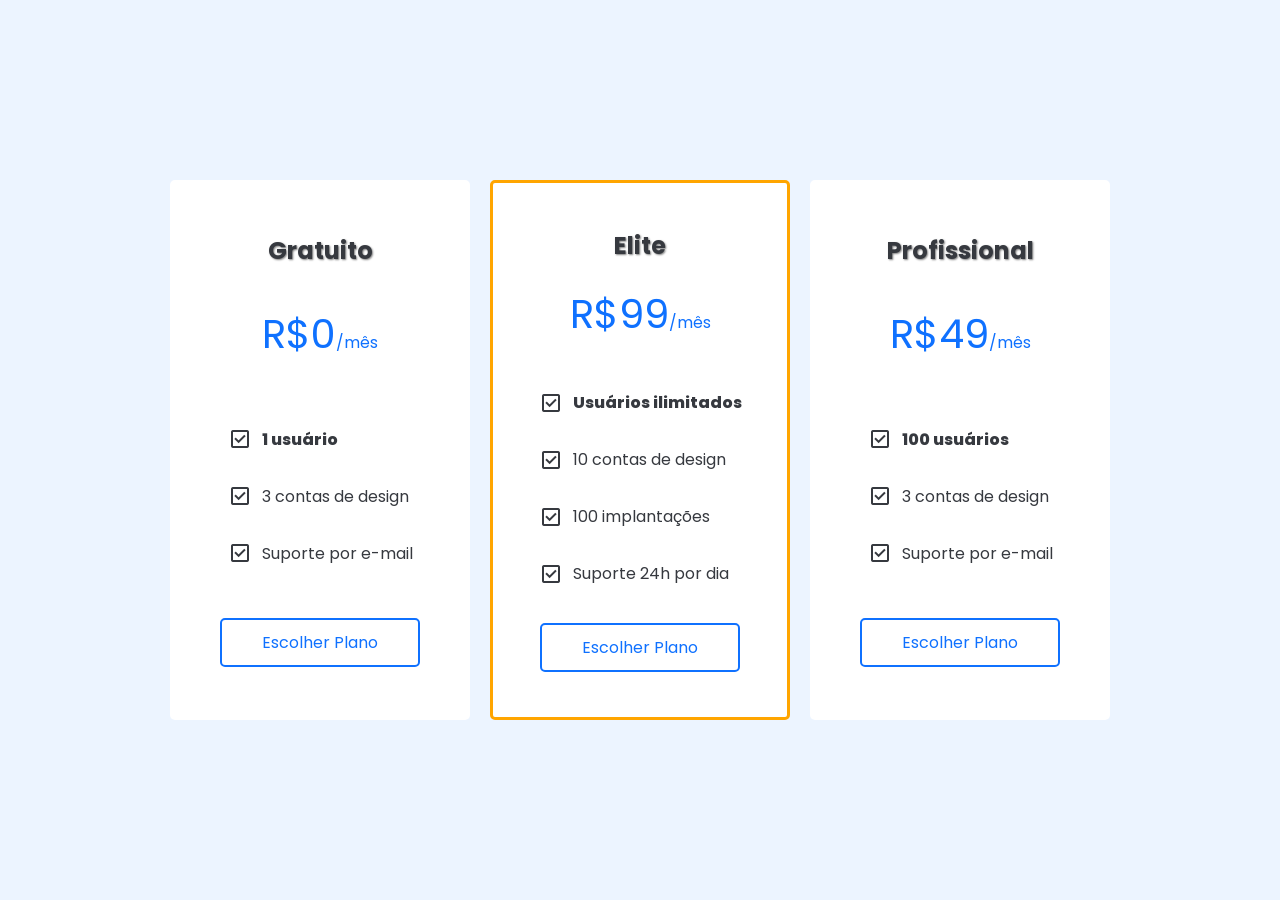
<file: cards/index.html>
<!DOCTYPE html>
<html lang="pt-br">
  <head>
    <meta charset="UTF-8" />
    <meta name="viewport" content="width=device-width, initial-scale=1.0" />
    <title>Escolha seu plano</title>
    <link rel="stylesheet" href="./style.css" />
    <link rel="preconnect" href="https://fonts.googleapis.com" />
    <link rel="preconnect" href="https://fonts.gstatic.com" crossorigin />
    <link
      href="https://fonts.googleapis.com/css2?family=Poppins:ital,wght@0,100;0,200;0,300;0,400;0,500;0,600;0,700;0,800;0,900;1,100;1,200;1,300;1,400;1,500;1,600;1,700;1,800;1,900&display=swap"
      rel="stylesheet"
    />
    <link
      rel="stylesheet"
      href="https://fonts.googleapis.com/css2?family=Material+Symbols+Outlined:opsz,wght,FILL,GRAD@24,400,0,0&icon_names=check_box"
    />
  </head>
  <body>
    <article class="card">
      <h2>Gratuito</h2>
      <var><abbr title="Real Brasileiro">R$</abbr>0<small>/mês</small></var>
      <ul>
        <li>
            <i class="material-symbols-outlined"> check_box </i>
            <p>1 usuário</p>
        </li>
        <li>
            <i class="material-symbols-outlined"> check_box </i>
            <p>3 contas de design</p>
        </li>
        <li>
            <i class="material-symbols-outlined"> check_box </i>
            <p>Suporte por e-mail</p>
        </li>
      </ul>
      <button>Escolher Plano</button>
    </article>
    <article class="card alert">
      <h2>Elite</h2>
      <var><abbr title="Real Brasileiro">R$</abbr>99<small>/mês</small></var>
      <ul>
        <li>
            <i class="material-symbols-outlined"> check_box </i>
            <p>Usuários ilimitados</p>
        </li>
        <li>
            <i class="material-symbols-outlined"> check_box </i>
            <p>10 contas de design</p>
        </li>
        <li>
            <i class="material-symbols-outlined"> check_box </i>
            <p>100 implantações</p>
        </li>
        <li>
            <i class="material-symbols-outlined"> check_box </i>
            <p>Suporte 24h por dia</p>
        </li>
      </ul>
      <button>Escolher Plano</button>
    </article>
    <article class="card">
      <h2>Profissional</h2>
      <var><abbr title="Real Brasileiro">R$</abbr>49<small>/mês</small></var>
      <ul>
        <li>
            <i class="material-symbols-outlined"> check_box </i>
            <p>100 usuários</p>
        </li>
        <li>
            <i class="material-symbols-outlined"> check_box </i>
            <p>3 contas de design</p>
        </li>
        <li>
            <i class="material-symbols-outlined"> check_box </i>
            <p>Suporte por e-mail</p>
        </li>
      </ul>
      <button>Escolher Plano</button>
    </article>
  </body>
</html>
</file>
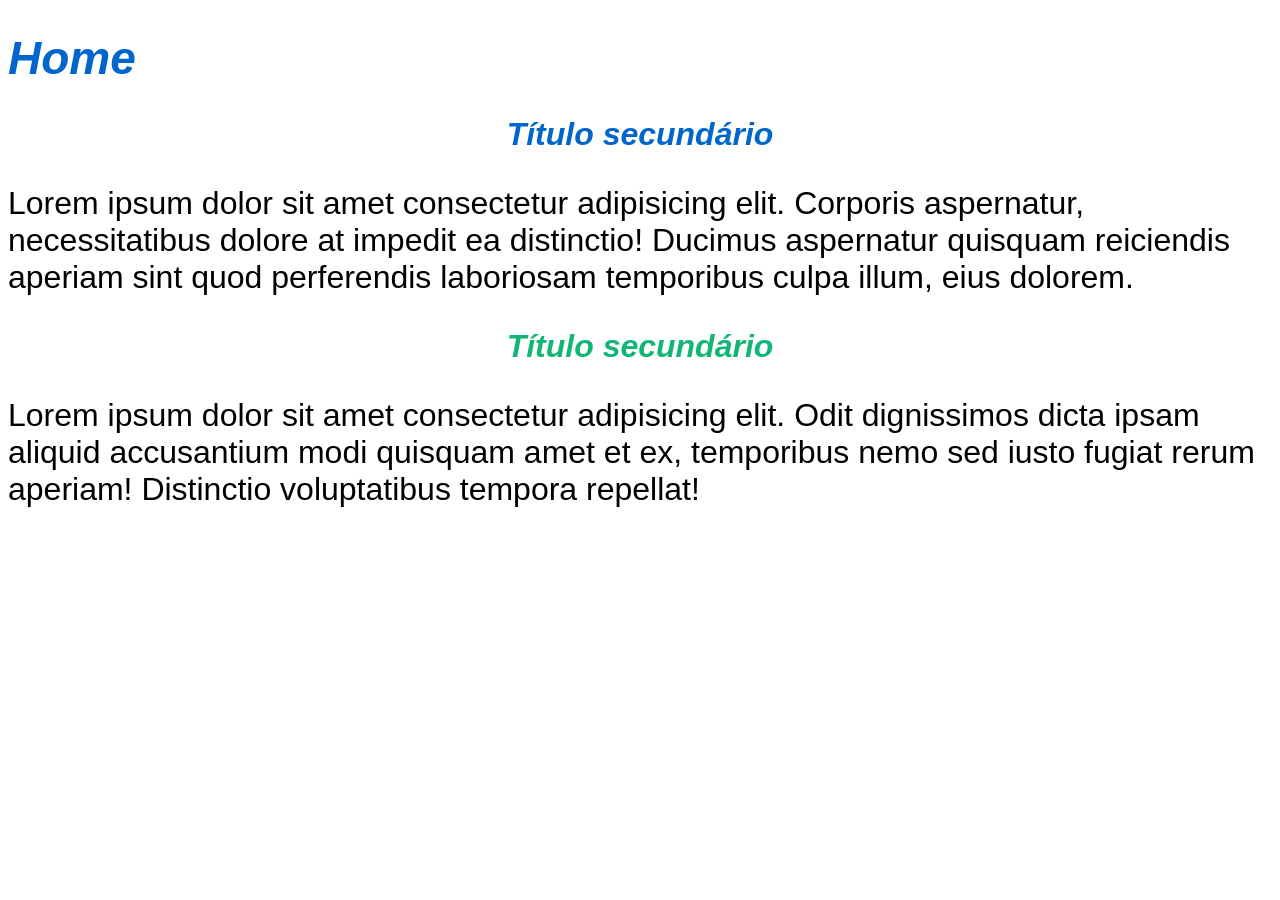
<file: html-basico/index.html>
<!DOCTYPE html>
<html lang="pt-br">
  <head>
    <meta charset="UTF-8" />
    <meta name="viewport" content="width=device-width, initial-scale=1.0" />
    <link rel="stylesheet" href="css/style.css" />
    <title>Home</title>
  </head>
  <body>
    <h1 class="titulo-principal fonte-titulos">Home</h1>

    <h2 class="primeiro-titulo-secundario titulo-secundario">
      Título secundário
    </h2>

    <section>
      <p>
        Lorem ipsum dolor sit amet consectetur adipisicing elit. Corporis
        aspernatur, necessitatibus dolore at impedit ea distinctio! Ducimus
        aspernatur quisquam reiciendis aperiam sint quod perferendis laboriosam
        temporibus culpa illum, eius dolorem.
      </p>
    </section>

    <h2 class="segundo-titulo-secundario titulo-secundario">
      Título secundário
    </h2>

    <section>
      <p>
        Lorem ipsum dolor sit amet consectetur adipisicing elit. Odit
        dignissimos dicta ipsam aliquid accusantium modi quisquam amet et ex,
        temporibus nemo sed iusto fugiat rerum aperiam! Distinctio voluptatibus
        tempora repellat!
      </p>
    </section>
  </body>
</html>
</file>
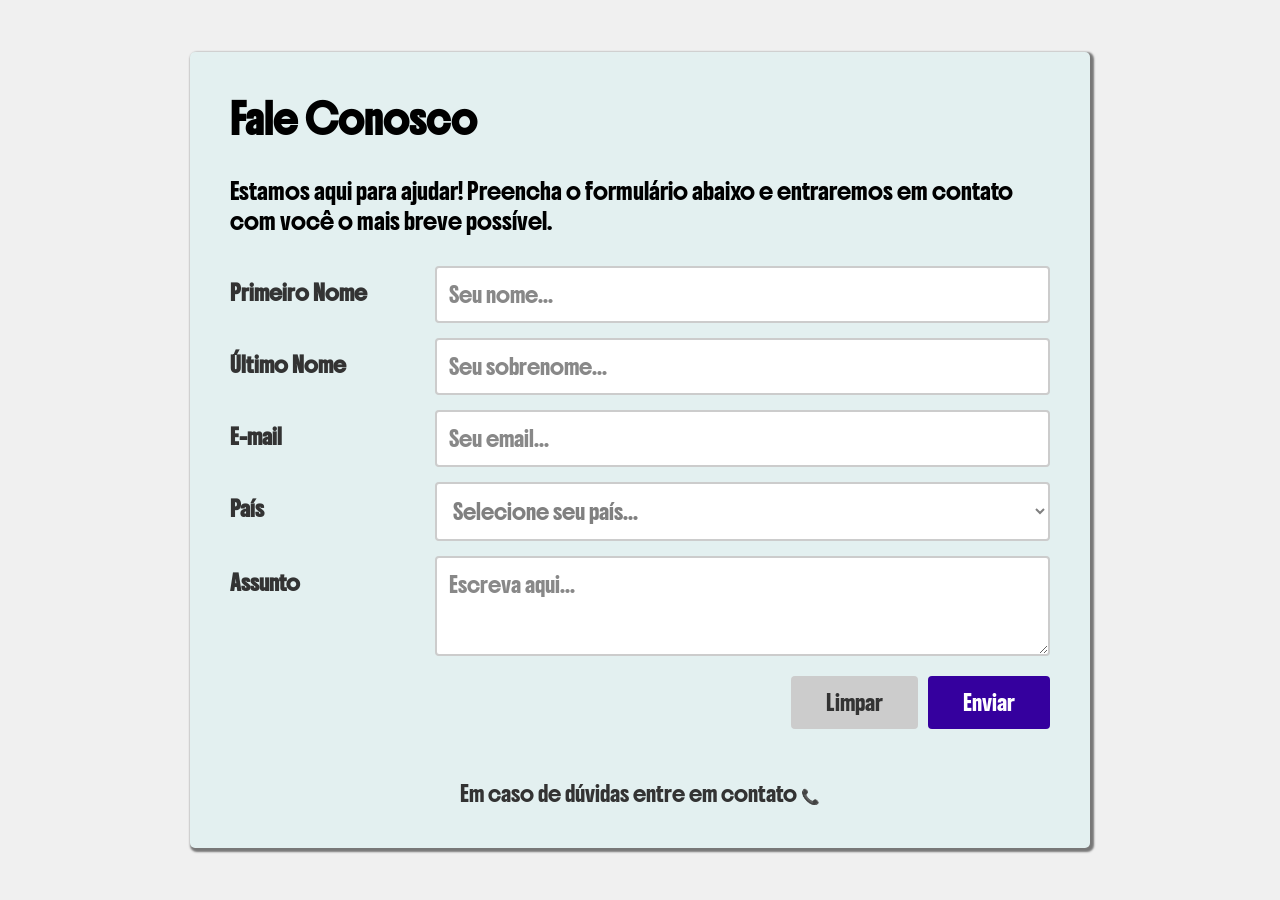
<file: forms/form-fale-conosco-flex.html>
<!DOCTYPE html>
<html lang="pt-BR">
  <head>
    <meta charset="UTF-8" />
    <meta name="viewport" content="width=device-width, initial-scale=1.0" />
    <link rel="preconnect" href="https://fonts.googleapis.com" />
    <link rel="preconnect" href="https://fonts.gstatic.com" crossorigin />
    <link
      href="https://fonts.googleapis.com/css2?family=Boldonse&display=swap"
      rel="stylesheet"
    />
    <link rel="stylesheet" href="css/fale-conosco.css">
    <title>Fale Conosco</title>
  </head>
  <body>
    <main class="container">
      <header>
        <h1>Fale Conosco</h1>
        <p>
          Estamos aqui para ajudar! Preencha o formulário abaixo e entraremos em
          contato com você o mais breve possível.
        </p>
      </header>
      <form action="./send-message.html" method="get">
        <div class="form-group">
          <label for="name">Primeiro Nome</label>
          <input
            type="text"
            id="name"
            name="name"
            placeholder="Seu nome..."
            required
            maxlength="40"
            minlength="2"
          />
        </div>
        <div class="form-group">
          <label for="last_name">Último Nome</label>
          <input
            type="text"
            id="last_name"
            name="last_name"
            placeholder="Seu sobrenome..."
            required
            maxlength="60"
            minlength="2"
          />
        </div>
        <div class="form-group">
          <label for="email">E-mail</label>
          <input
            type="email"
            name="email"
            id="email"
            placeholder="Seu email..."
            required
            maxlength="30"
          />
        </div>
        <div class="form-group">
          <label for="pais">País</label>
          <select name="pais" id="pais" required>
            <option value="" disabled selected>Selecione seu país...</option>
            <option value="brasil">Brasil</option>
            <option value="portugal">Portugal</option>
            <option value="angola">Angola</option>
            <option value="moçambique">Moçambique</option>
          </select>
        </div>
        <div class="form-group">
          <label for="message">Assunto</label>
          <textarea
            name="message"
            id="message"
            placeholder="Escreva aqui..."
            required
            maxlength="500"
          ></textarea>
        </div>
        <div class="btn-container">
          <input type="reset" value="Limpar" />
          <input type="submit" value="Enviar" />
        </div>
      </form>
      <footer class="footer-contact">
        <p>Em caso de dúvidas entre em contato 📞</p>
      </footer>
    </main>
  </body>
</html>
</file>
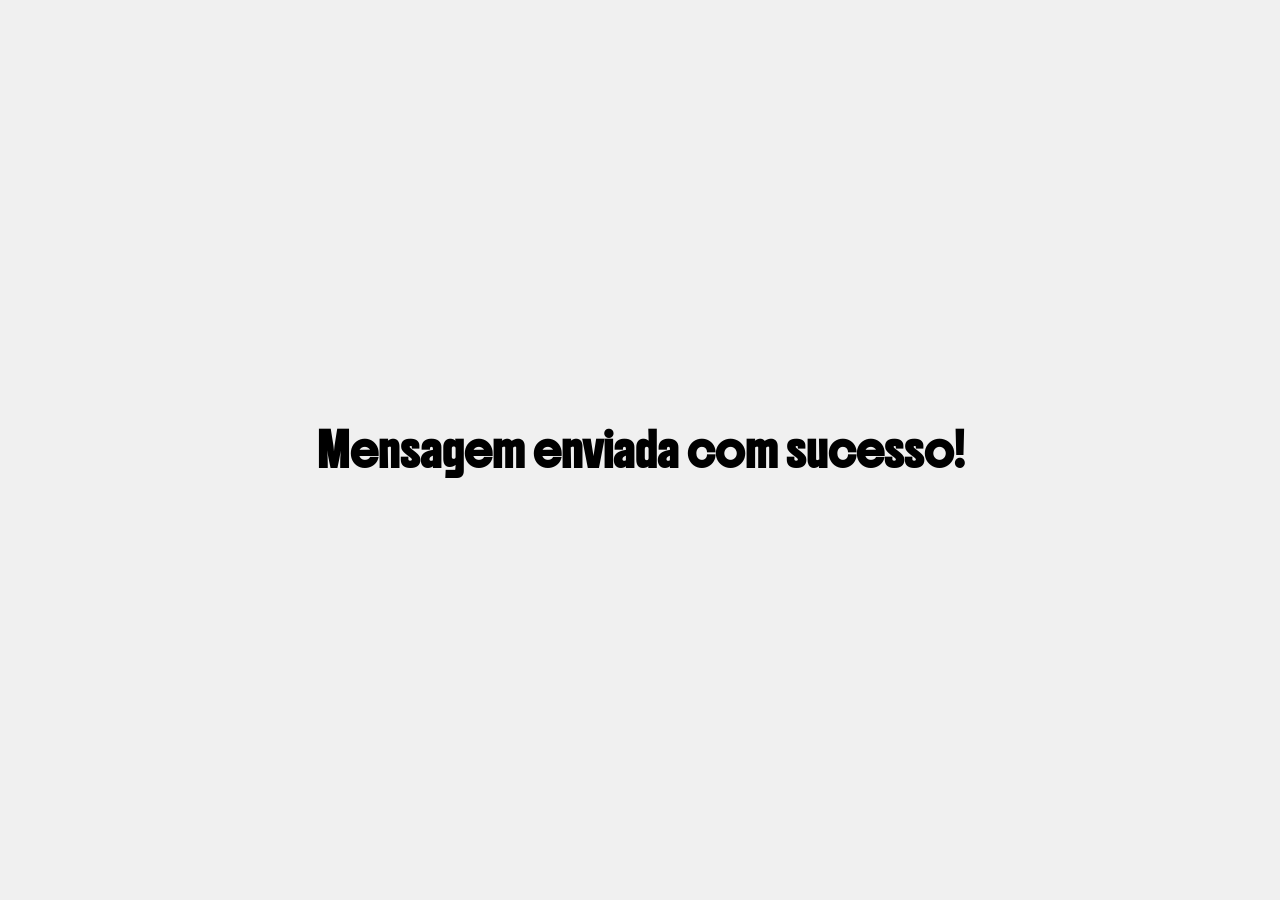
<file: forms/send-message.html>
<!DOCTYPE html>
<html lang="pt-br">
<head>
    <meta charset="UTF-8">
    <meta name="viewport" content="width=device-width, initial-scale=1.0">
    <title>Mensagem Enviada</title>
    <link rel="preconnect" href="https://fonts.googleapis.com" />
    <link rel="preconnect" href="https://fonts.gstatic.com" crossorigin />
    <link
      href="https://fonts.googleapis.com/css2?family=Boldonse&display=swap"
      rel="stylesheet"
    />
    <link rel="stylesheet" href="css/fale-conosco.css">
</head>
<body>
    <h1>Mensagem enviada com sucesso!</h1>
</body>
</html>
</file>
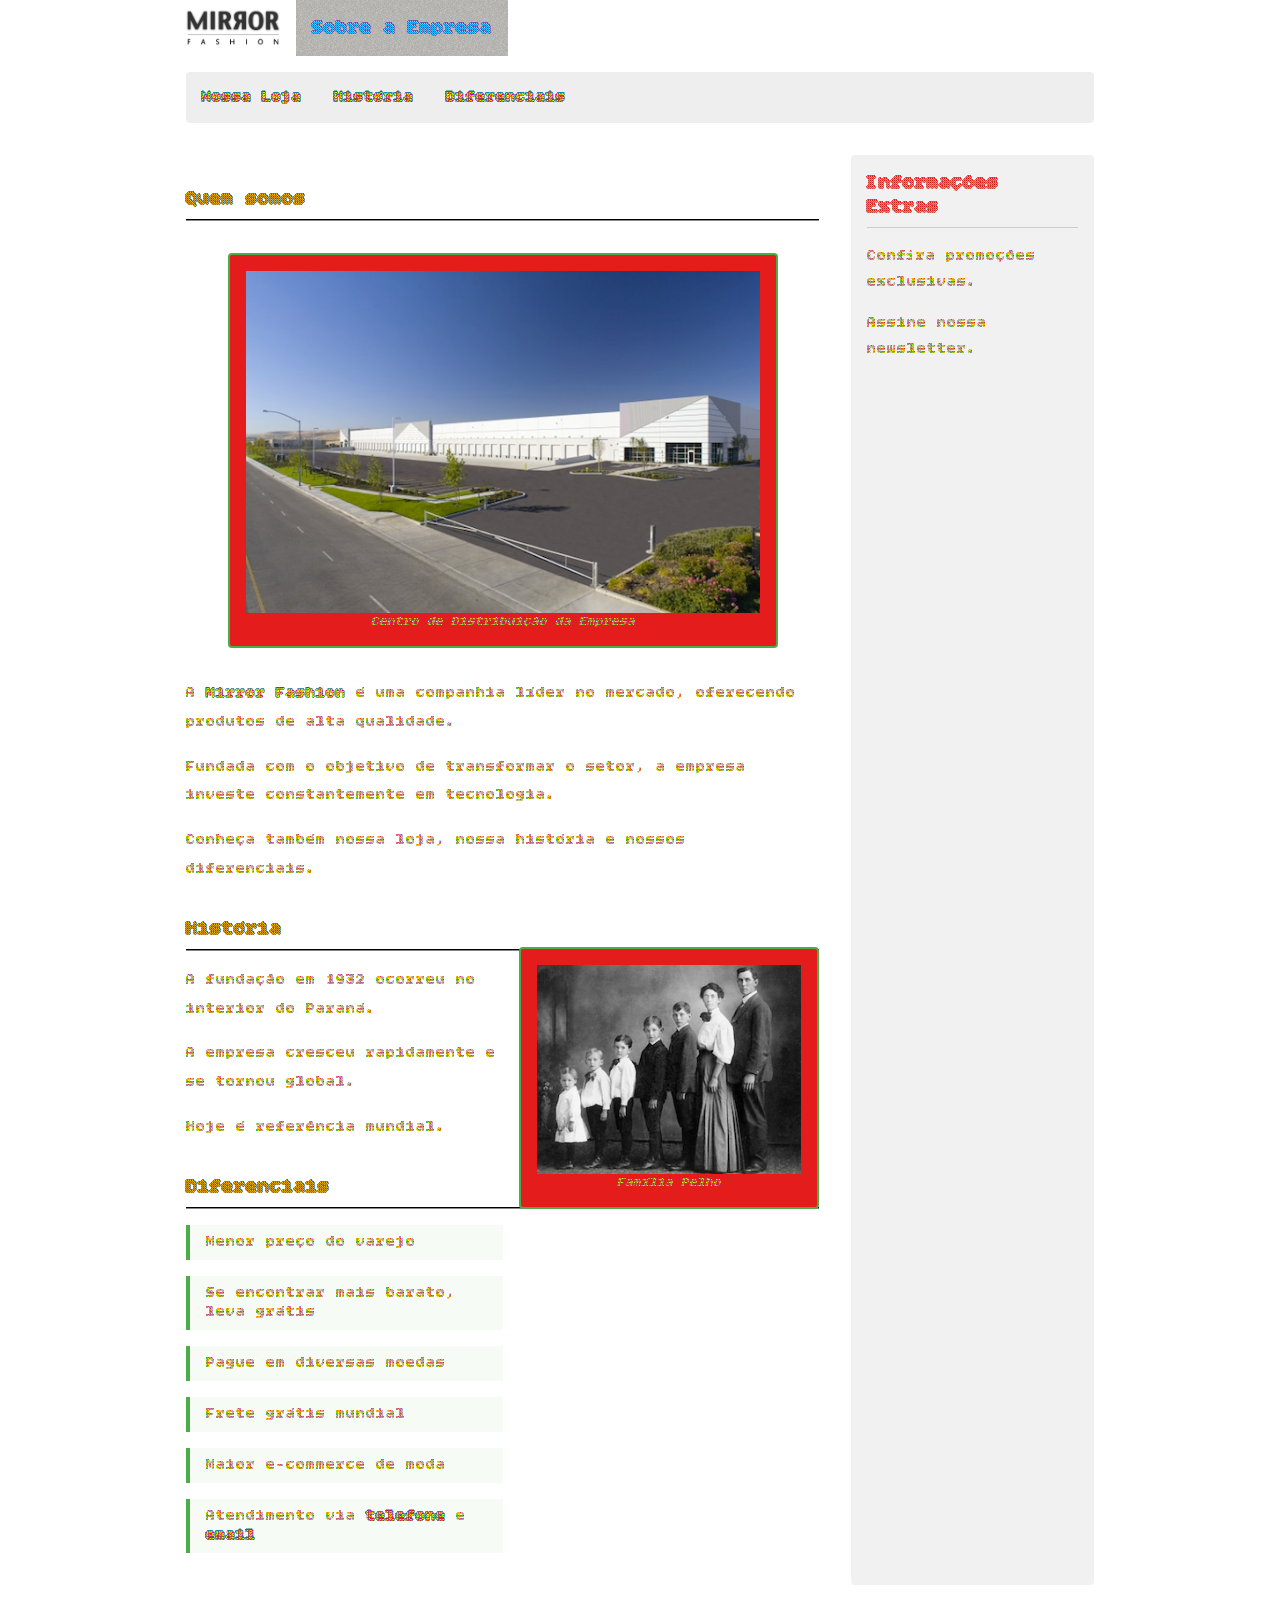
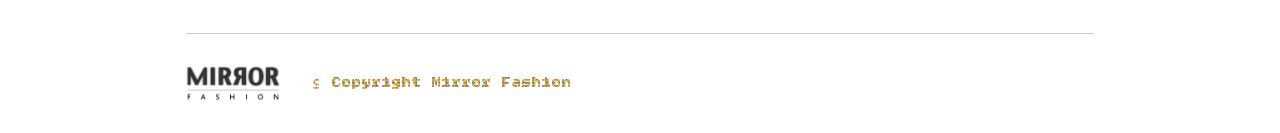
<file: html-basico/about-us.html>
<!DOCTYPE html>
<html lang="pt-br">

<head>
    <meta charset="UTF-8">
    <meta name="viewport" content="width=device-width, initial-scale=1.0">
    <meta name="description" content="Conheça a história, missão e diferenciais da nossa empresa.">

    <title>Sobre a Empresa</title>

    <link rel="stylesheet" href="css/about-us.css">

    <!-- Fontes -->
    <link rel="preconnect" href="https://fonts.googleapis.com">
    <link rel="preconnect" href="https://fonts.gstatic.com" crossorigin>
    <link href="https://fonts.googleapis.com/css2?family=Bitcount+Grid+Double+Ink:wght@100..900&family=Archivo+Black&family=Roboto:wght@400;900&display=swap" rel="stylesheet">
</head>

<body>

    <!-- ✅ HEADER (COMPONENTE) -->
    <header class="header">
        <div class="header__container">
            <img src="img/logo.png" alt="Logo da empresa Mirror Fashion" class="header__logo">
            <h1 class="header__title">Sobre a Empresa</h1>
        </div>
    </header>

    <!-- ✅ NAV (COMPONENTE) -->
    <nav class="nav" aria-label="Navegação principal">
        <ul class="nav__list">
            <li class="nav__item"><a href="index.html" class="nav__link">Nossa Loja</a></li>
            <li class="nav__item"><a href="#historia" class="nav__link">História</a></li>
            <li class="nav__item"><a href="#diferenciais" class="nav__link">Diferenciais</a></li>
        </ul>
    </nav>

    <!-- ✅ MAIN LAYOUT (COMPONENTE) -->
    <main class="main">

        <!-- ✅ ARTICLE (COMPONENTE) -->
        <article class="article">

            <!-- ✅ SECTION INTRO (COMPONENTE) -->
            <section class="section" aria-labelledby="titulo-introducao">
                <h2 class="section__title" id="titulo-introducao">Quem somos</h2>

                <figure class="figure figure--large">
                    <img src="img/centro-distribuicao.png" alt="Centro de distribuição da empresa" class="figure__image">
                    <figcaption class="figure__caption">Centro de Distribuição da Empresa</figcaption>
                </figure>

                <div class="section__content">
                    <p class="paragraph">
                        A <strong>Mirror Fashion</strong> é uma companhia líder no mercado, oferecendo produtos de alta qualidade.
                    </p>

                    <p class="paragraph">
                        Fundada com o objetivo de transformar o setor, a empresa investe constantemente em tecnologia.
                    </p>

                    <p class="paragraph">
                        Conheça também 
                        <a href="index.html">nossa loja</a>, 
                        nossa <a href="#historia">história</a>
                        e nossos <a href="#diferenciais">diferenciais</a>.
                    </p>
                </div>
            </section>

            <!-- ✅ SECTION HISTÓRIA (COMPONENTE) -->
            <section class="section" id="historia" aria-labelledby="titulo-historia">
                <h2 class="section__title" id="titulo-historia">História</h2>

                <figure class="figure figure--float">
                    <img src="img/familia-pelho.jpg" alt="Família fundadora da empresa" class="figure__image">
                    <figcaption class="figure__caption">Família Pelho</figcaption>
                </figure>

                <div class="section__content">
                    <p class="paragraph">A fundação em 1932 ocorreu no interior do Paraná.</p>
                    <p class="paragraph">A empresa cresceu rapidamente e se tornou global.</p>
                    <p class="paragraph">Hoje é referência mundial.</p>
                </div>
            </section>

            <!-- ✅ SECTION DIFERENCIAIS (COMPONENTE) -->
            <section class="section" id="diferenciais" aria-labelledby="titulo-diferenciais">
                <h2 class="section__title" id="titulo-diferenciais">Diferenciais</h2>

                <ul class="list list--features">
                    <li class="list__item">Menor preço do varejo</li>
                    <li class="list__item">Se encontrar mais barato, leva grátis</li>
                    <li class="list__item">Pague em diversas moedas</li>
                    <li class="list__item">Frete grátis mundial</li>
                    <li class="list__item">Maior e-commerce de moda</li>
                    <li class="list__item">
                        Atendimento via 
                        <a href="tel:+55984441265">telefone</a> e 
                        <a href="mailto:loja@exemplo.com">email</a>
                    </li>
                </ul>
            </section>

        </article>

        <!-- ✅ ASIDE (COMPONENTE) -->
        <aside class="sidebar">
            <h2 class="sidebar__title">Informações Extras</h2>

            <section class="sidebar__section">
                <p class="sidebar__text">Confira promoções exclusivas.</p>
            </section>

            <section class="sidebar__section">
                <p class="sidebar__text">Assine nossa newsletter.</p>
            </section>
        </aside>

    </main>

    <!-- ✅ FOOTER (PADRÃO PROFESSOR) -->
    <footer class="footer">
        <div class="footer__container">
            <img src="img/logo.png" alt="Logomarca da loja" class="footer__logo">
            <p class="footer__text">
                &copy; Copyright Mirror Fashion
            </p>
        </div>
    </footer>

</body>
</html>
</file>
<file: cards/style.css>
:root {
    --color-primary: #0f71ff;
    --color-background: #ecf4ff;
    --color-text: #36393f;
    --color-light: #f7f7f7;
    --color-alert: orange;
  
    --font-main: "Poppins", sans-serif;
  
    --card-width: 300px;
    --card-padding: 40px;
    --card-height: 540px;
  }

  * {
    box-sizing: border-box;
  }

  html, 
  body {
    height: 100%;
    margin: 0;
    font-family: var(--font-main);
    background-color: var(--color-background);
    color: var(--color-text);
}

body{
    display: flex;
    align-items: center;
    justify-content: center;
    gap: 20px;
    padding: 0 20px;
    flex-wrap: wrap;
}

.card {
    display: grid;
    place-items: center;
    gap: 10px;
    width: var(--card-width);
    max-width: var(--card-width);
    height: var(--card-height);
    padding: var(--card-padding);
    border-radius: 5px;
    background-color: white;
    font-size: 100%;
    text-align: center;
    overflow: hidden;
    transition: box-shadow 0.3s ease, transform 0.3s ease;
}

.card:hover {
    transform: scale(1.10);
    text-shadow: 0 4px 20px rgb(186,181,210);
    box-shadow: 2px 2px 2px black;
}

.card h2 {
    margin: 0;
    text-shadow: 1px 1px 2px gray;
}

.card var {
    color: var(--color-primary);
    font-weight: 400;
    font-size: 40px;
    font-style: normal;
    margin-bottom: 10px;
    transition: font-size 0.3 ease;
}

.card:hover var {
    font-size: 50px;
}

.card var small {
    font-size: 16px;
}

abbr[title] {
    cursor: help;
    text-decoration: none;
}

ul {
    list-style: none;
    padding: 0;
    margin: 0;
}

ul li {
    display: flex;
    align-items: center;
    gap: 10px;
    padding: 0;
    margin-top: 0;
}

ul li:first-child {
    font-weight: 800;
}

button {
    display: grid;
    place-items: center;
    min-width: 200px;
    padding: 10px 0;
    background: transparent;
    color: var(--color-primary);
    border: 2px solid var(--color-primary);
    border-radius: 5px;
    font-family: inherit;
    font-size: inherit;
    transition: background 0.3s, color 0.3 ease;
    cursor: pointer;
}

.card:hover button {
    color: var(--color-light);
    background: #0f71ff;
}

.alert {
    border: 3px solid var(--color-alert);
}
</file>
<file: html-basico/css/style.css>
body {
    font-family: Impact, Haettenschweiler, 'Arial Narrow Bold', sans-serif;
    font-size: large;
}

.fonte-titulos {
    font-family: 'Lucida Sans', 'Lucida Sans Regular', 'Lucida Grande',
        'Lucida Sans Unicode', Geneva, Verdana, sans-serif;
    font-weight: bolder;
    font-size: 32px;
}

.titulo-principal {
    color: #0066cc;
    font-style: italic;
    font-size: 46px;
}

.primeiro-titulo-secundario {
    color: #0066cc;
    font-style: italic;
    font-size: 32px;
}

.titulo-secundario {
    text-align: center;
}

.segundo-titulo-secundario {
    color: #11b677;
    font-style: italic;
    font-size: 32px;
}

p {
    font-family: 'Lucida Sans', 'Lucida Sans Regular', 'Lucida Grande',
        'Lucida Sans Unicode', Geneva, Verdana, sans-serif;
    font-size: 32px;
}

ul {
    font-family: Verdana, Geneva, Tahoma, sans-serif;
    font-size: 32px;
}
</file>
<file: forms/css/fale-conosco.css>
* {
  margin: 0;
  padding: 0;
  box-sizing: border-box;
  text-decoration: none; 
  font-family: "Boldonse", system-ui;   
}

body {
  background-color: #f0f0f0;
  display: flex;
  justify-content: center;
  align-items: center;
  min-height: 100vh;
  padding: 20px;
}

.container {
  background-color: #e3f0f0;
  padding: 40px;
  border-radius: 5px;
  width: 100%;
  max-width: 900px;
  box-shadow: 2px 2px 2px 2px rgba(0, 0, 0, 0.5);
}

header {
  margin-bottom: 30px;
}

header h1 {
 font-size: 28px;
 margin-bottom: 30px;
}

.form-group {
  display: flex;
  margin-bottom: 15px;
  align-items: flex-start;
}

label {
  width: 25%;
  padding: 12px 12px 12px 0;
  display: inline-block;
  color: #333;
  font-size: 15px;
  font-weight: bold;
}

input[type="text"],
input[type="email"],
select,
textarea {
  width: 75%;
  color: gray;
  padding: 12px;
  border: 2px solid #ccc;
  border-radius: 4px;
  background-color: #fff;
  font-size: 15px;
  resize: vertical;
}

textarea {
  min-height: 100px;
}

input::placeholder,
textarea::placeholder {
  color: #888;
}

.btn-container{
  display: flex;
  justify-content: flex-end; 
  margin-top: 20px;
}

input[type=submit] {
  background-color: #35009e;
  color: white;
  padding: 12px 35px;
  border: none;
  border-radius: 4px;
  font-size: 15px;
  cursor: pointer;
}

input[type=submit]:hover {
  background-color: #2a0075;
}

input[type=reset]{
  background-color: #ccc;
  color: #333;
  padding: 12px 35px;
  border:none;
  border-radius: 4px;
  font-size: 15px;
  cursor: pointer;
  margin-right: 10px;
}

input[type=reset]:hover {
  background-color: #bbb;
}

.footer-contact{
  margin-top: 50px;
  text-align: center;
  color: #333;
  font-size: 15px;
}
</file>
<file: html-basico/css/about-us.css>
/* =========================
   RESET CSS
========================= */
* {
    margin: 0;
    padding: 0;
    box-sizing: border-box;
}

img {
    display: block;
    max-width: 100%;
}

ul {
    list-style: none;
}

a {
    text-decoration: none;
    color: inherit;
}

/* =========================
   VARIÁVEIS (DESIGN SYSTEM)
========================= */
:root {
    /* TIPOGRAFIA */
    --font-default: "Bitcount Grid Double Ink", system-ui;
    --font-secondary: "Roboto", sans-serif;
    
    /* CORES */
    --color-primary: #333333;
    --color-secondary: #777;
    --color-accent-red: #e41c1c;
    --color-accent-green: #4cac48;
    --color-light: #f1f1f1;
    --color-border: #ccc;
    
    /* ESPAÇAMENTO */
    --space-1: 8px;
    --space-2: 16px;
    --space-3: 32px;
    --space-4: 48px;
    
    /* DIMENSÕES */
    --logo-width: 94px;
    --max-width: 940px;
    --border-width: 1px;
    
    /* TIPOGRAFIA */
    --fs-small: 0.875rem;
    --fs-base: 1rem;
    --fs-large: 1.25rem;
    
    --fw-normal: 400;
    --fw-bold: 900;
}

/* =========================
   GLOBAL
========================= */
html {
    scroll-behavior: smooth;
}

body {
    color: var(--color-primary);
    font-family: var(--font-default);
    max-width: var(--max-width);
    margin: 0 auto;
    padding: 0 var(--space-2);
}

/* =========================
   HEADER (COMPONENTE)
========================= */
.header {
    margin-bottom: var(--space-2);
}

.header__container {
    display: flex;
    align-items: center;
    gap: var(--space-2);
    flex-wrap: wrap;
}

.header__logo {
    width: var(--logo-width);
    height: auto;
}

.header__title {
    background-image: url(../img/sobre-background.jpg);
    padding: var(--space-2);
    font-size: var(--fs-large);
}

/* =========================
   NAV (COMPONENTE)
========================= */
.nav {
    background-color: #eee;
    padding: var(--space-2);
    margin-bottom: var(--space-3);
    border-radius: 4px;
}

.nav__list {
    display: flex;
    gap: var(--space-3);
    flex-wrap: wrap;
}

.nav__item {
    display: flex;
    align-items: center;
}

.nav__link {
    font-weight: var(--fw-bold);
    transition: color 0.3s ease;
}

.nav__link:hover {
    color: var(--color-accent-red);
}

/* =========================
   MAIN LAYOUT (COMPONENTE)
========================= */
.main {
    display: flex;
    gap: var(--space-3);
    flex-wrap: wrap;
}

.article {
    flex: 3;
    min-width: 250px;
}

.sidebar {
    flex: 1;
    background-color: var(--color-light);
    padding: var(--space-2);
    border-radius: 4px;
    min-width: 200px;
}

/* =========================
   SIDEBAR (COMPONENTE)
========================= */
.sidebar__title {
    font-size: var(--fs-large);
    margin-bottom: var(--space-2);
    border-bottom: var(--border-width) solid var(--color-border);
    padding-bottom: var(--space-1);
}

.sidebar__section {
    margin-bottom: var(--space-2);
}

.sidebar__text {
    font-size: var(--fs-base);
    line-height: 1.6;
}

/* =========================
   SECTION (COMPONENTE)
========================= */
.section {
    margin-top: var(--space-3);
    margin-bottom: var(--space-3);
}

.section__title {
    border-bottom: 2px groove var(--color-primary);
    margin-bottom: var(--space-2);
    padding-bottom: var(--space-1);
    font-size: var(--fs-large);
}

.section__content {
    line-height: 1.6;
}

/* =========================
   PARAGRAPH (COMPONENTE)
========================= */
.paragraph {
    margin-bottom: var(--space-2);
    font-size: var(--fs-base);
    line-height: 1.8;
}

.paragraph:last-child {
    margin-bottom: 0;
}

/* =========================
   FIGURE (COMPONENTE)
========================= */
.figure {
    background-color: var(--color-accent-red);
    border: 2px solid var(--color-accent-green);
    text-align: center;
    padding: var(--space-2);
    margin: var(--space-3);
    border-radius: 4px;
}

.figure--large {
    width: 100%;
    max-width: 550px;
    margin: var(--space-3) auto;
}

.figure--float {
    float: right;
    margin: -20px 0 var(--space-2) var(--space-2);
    width: 100%;
    max-width: 300px;
}

.figure__image {
    width: 100%;
    height: auto;
    display: block;
}

.figure__caption {
    font-style: italic;
    margin-top: var(--space-0);
    font-size: var(--fs-small);
}

/* =========================
   LIST (COMPONENTE)
========================= */
.list {
    list-style: none;
    padding: 0;
}

.list--features {
    display: grid;
    gap: var(--space-2);
}

.list__item {
    padding: var(--space-1) var(--space-2);
    border-left: 4px solid var(--color-accent-green);
    background-color: rgba(76, 172, 72, 0.05);
    transition: background-color 0.3s ease;
}

.list__item:hover {
    background-color: rgba(76, 172, 72, 0.1);
}

.list__item a {
    color: var(--color-accent-red);
    font-weight: var(--fw-bold);
}

.list__item a:hover {
    text-decoration: underline;
}

/* =========================
   FOOTER (COMPONENTE - PADRÃO PROFESSOR)
========================= */
.footer {
    color: var(--color-secondary);
    margin-top: var(--space-4);
    padding: var(--space-3) 0;
    border-top: var(--border-width) solid var(--color-border);
}

.footer__container {
    display: flex;
    align-items: center;
    gap: var(--space-3);
    flex-wrap: wrap;
}

.footer__logo {
    width: var(--logo-width);
    height: auto;
    flex-shrink: 0;
}

.footer__text {
    font-size: var(--fs-base);
    line-height: 1.6;
}

/* =========================
   RESPONSIVO (MOBILE)
========================= */
@media (max-width: 768px) {
    body {
        padding: var(--space-1);
    }

    .main {
        flex-direction: column;
        gap: var(--space-2);
    }

    .article,
    .sidebar {
        flex: 1 1 100%;
        min-width: auto;
    }

    .nav__list {
        flex-direction: column;
        gap: var(--space-1);
    }

    .header__container {
        flex-direction: column;
        align-items: flex-start;
    }

    .figure--float {
        float: none;
        width: 100%;
        max-width: 100%;
        margin: var(--space-2) 0;
    }

    .footer__container {
        flex-direction: column;
        align-items: flex-start;
    }
}

@media (max-width: 480px) {
    :root {
        --space-2: 12px;
        --space-3: 24px;
    }

    .header__title {
        font-size: 1.1rem;
    }

    .section__title {
        font-size: 1.1rem;
    }
}
</file>
